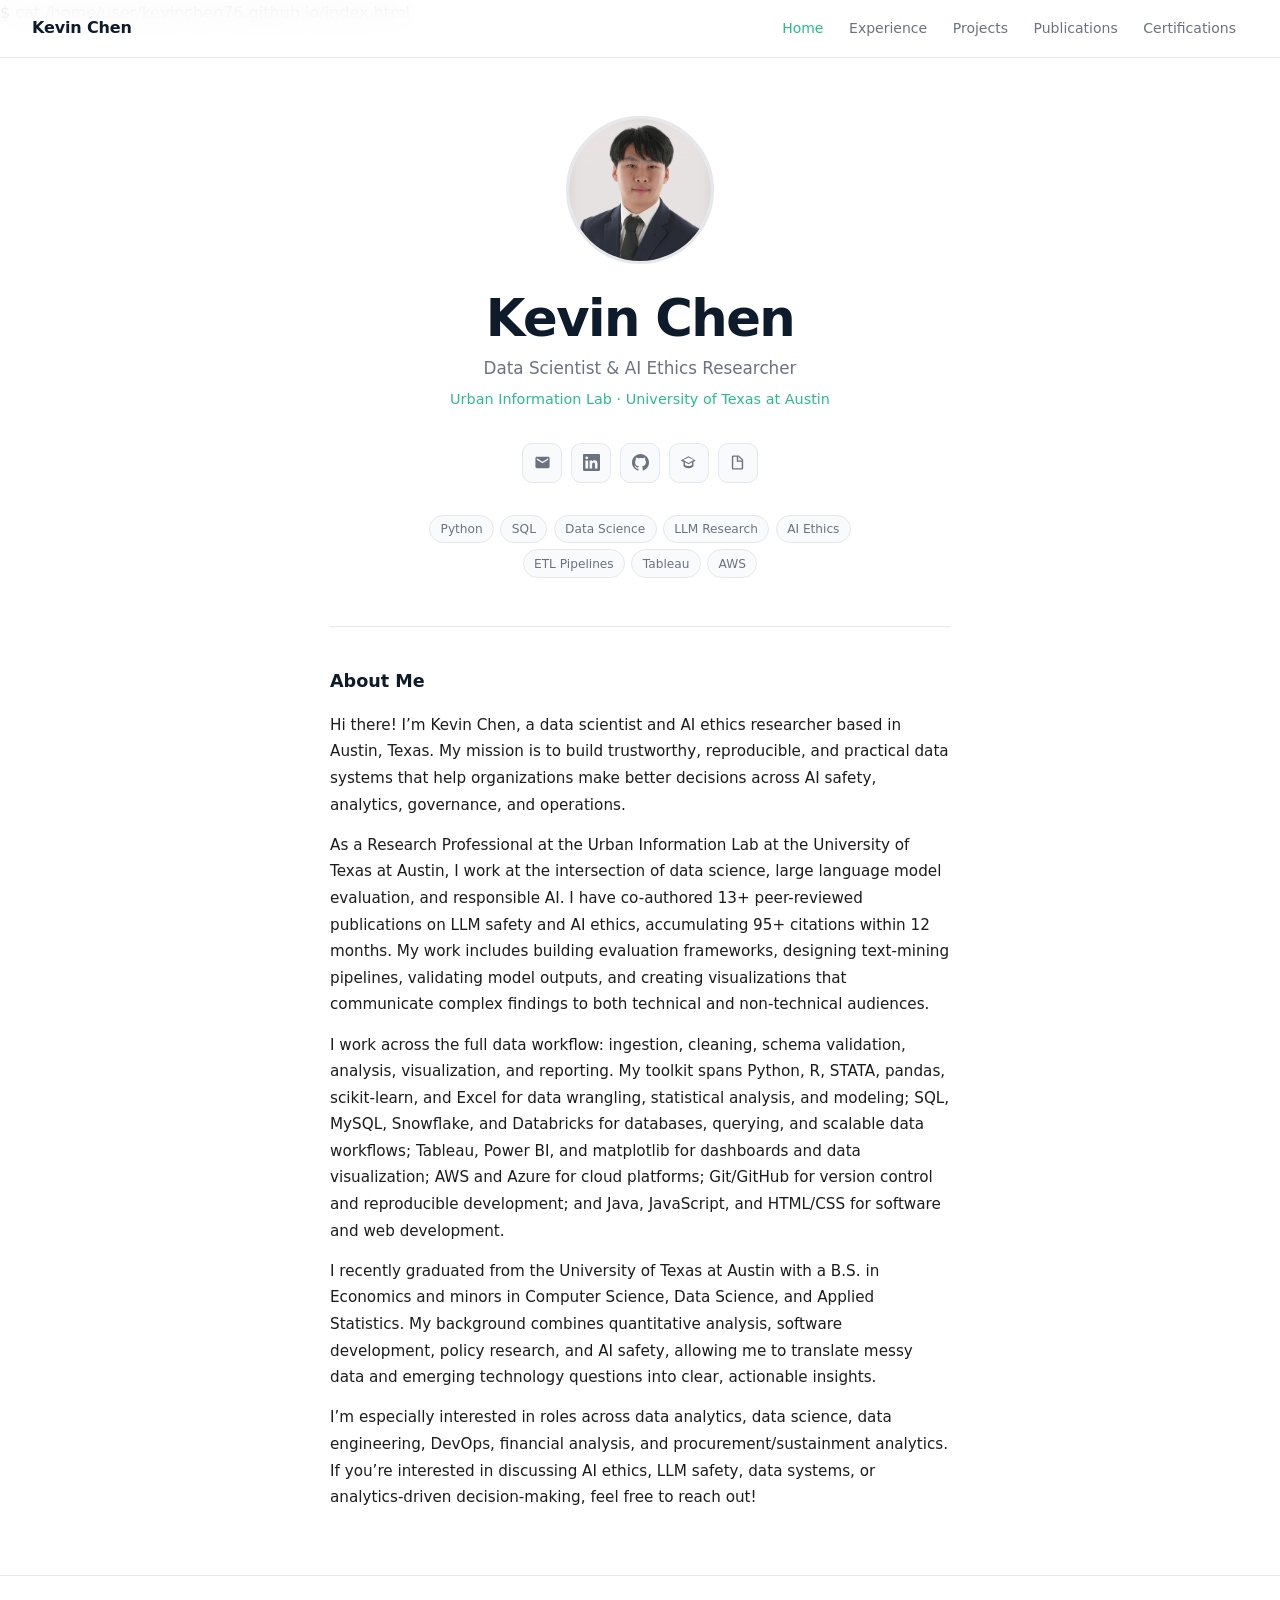
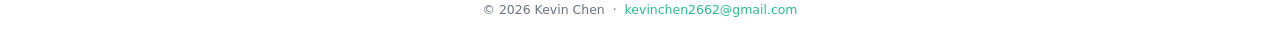
<file: index.html>
$ cat /home/user/kevinchen76.github.io/index.html

<!DOCTYPE html>
<html lang="en">
<head>
  <meta charset="UTF-8" />
  <meta name="viewport" content="width=device-width, initial-scale=1.0" />
  <title>Kevin Chen</title>
  <style>
    :root {
      --teal: #2bbc8a; --teal-d: #1fa374;
      --navy: #0d1b2a; --text: #1c1c1e;
      --muted: #6b7280; --border: #e5e7eb;
      --bg: #fff; --bg2: #f9fafb;
      --nh: 58px;
      --font: -apple-system, BlinkMacSystemFont, 'Segoe UI', system-ui, sans-serif;
      --r: 8px; --max: 840px;
      --sh: 0 1px 3px rgba(0,0,0,.08), 0 1px 2px rgba(0,0,0,.04);
    }
    *, *::before, *::after { box-sizing: border-box; margin: 0; padding: 0; }
    html { font-size: 16px; scroll-behavior: smooth; }
    body { font-family: var(--font); color: var(--text); background: var(--bg); line-height: 1.65; -webkit-font-smoothing: antialiased; }
    a { color: inherit; text-decoration: none; }
    img { display: block; max-width: 100%; }

    /* NAV */
    .nav {
      position: fixed; top: 0; left: 0; right: 0; z-index: 100;
      height: var(--nh);
      background: rgba(255,255,255,.88);
      backdrop-filter: blur(14px) saturate(160%);
      -webkit-backdrop-filter: blur(14px) saturate(160%);
      border-bottom: 1px solid var(--border);
      display: flex; align-items: center;
      padding: 0 2rem;
    }
    .nav-brand { font-weight: 700; font-size: 1rem; letter-spacing: -.01em; margin-right: auto; color: var(--navy); transition: color .15s; }
    .nav-brand:hover { color: var(--teal); }
    .nav-links { display: flex; align-items: center; gap: .1rem; }
    .nav-links a { font-size: .875rem; font-weight: 500; color: var(--muted); padding: .35rem .75rem; border-radius: var(--r); transition: color .15s, background .15s; }
    .nav-links a:hover { color: var(--navy); background: var(--bg2); }
    .nav-links a.active { color: var(--teal); }

    /* HOME HERO */
    .hero {
      min-height: 100vh;
      padding-top: var(--nh);
      display: flex; flex-direction: column;
      align-items: center; justify-content: center;
      text-align: center; padding: calc(var(--nh) + 2rem) 2rem 4rem;
    }
    .hero-avatar {
      width: 148px; height: 148px; border-radius: 50%;
      object-fit: cover; object-position: top center;
      border: 3px solid var(--border);
      margin-bottom: 1.6rem;
      background: var(--bg2);
    }
    .hero-name { font-size: 3.2rem; font-weight: 700; color: var(--navy); letter-spacing: -.03em; line-height: 1.1; margin-bottom: .55rem; }
    .hero-role { font-size: 1.05rem; color: var(--muted); margin-bottom: .35rem; }
    .hero-affil { font-size: .9rem; color: var(--teal); font-weight: 500; margin-bottom: 1.9rem; }
    .hero-social { display: flex; gap: .55rem; justify-content: center; margin-bottom: 2rem; }
    .soc {
      display: flex; align-items: center; justify-content: center;
      width: 40px; height: 40px; border-radius: 10px;
      background: var(--bg2); border: 1px solid var(--border);
      color: var(--muted); transition: background .15s, color .15s, border-color .15s;
    }
    .soc:hover { background: var(--teal); color: #fff; border-color: var(--teal); }
    .soc svg { width: 17px; height: 17px; fill: currentColor; }
    .hero-chips { display: flex; flex-wrap: wrap; gap: .4rem; justify-content: center; max-width: 460px; margin-bottom: 3rem; }
    .chip { background: var(--bg2); color: var(--muted); padding: .2rem .65rem; border-radius: 999px; font-size: .76rem; font-weight: 500; border: 1px solid var(--border); }

    /* ABOUT ME SECTION */
    .home-about {
      max-width: 620px; width: 100%;
      border-top: 1px solid var(--border);
      padding-top: 2.5rem; text-align: left;
    }
    .home-about h2 { font-size: 1.1rem; font-weight: 700; color: var(--navy); margin-bottom: 1rem; }
    .home-about p { font-size: .95rem; color: var(--text); line-height: 1.75; margin-bottom: .85rem; }
    .home-about p:last-child { margin-bottom: 0; }

    footer { border-top: 1px solid var(--border); padding: 1.5rem 2rem; text-align: center; font-size: .78rem; color: var(--muted); }
    footer a { color: var(--teal); }

    @media (max-width: 640px) {
      .nav { padding: 0 1rem; }
      .nav-links a { padding: .3rem .5rem; font-size: .82rem; }
      .hero-name { font-size: 2.4rem; }
    }
  </style>
</head>
<body>

  <nav class="nav">
    <a href="/" class="nav-brand">Kevin Chen</a>
    <div class="nav-links">
      <a href="/" class="active">Home</a>
      <a href="/experience">Experience</a>
      <a href="/projects">Projects</a>
      <a href="/publications">Publications</a>
      <a href="/certifications">Certifications</a>
    </div>
  </nav>

  <main class="hero">
    <!-- REPLACE: headshot at assets/images/Headshot.jpg -->
    <img class="hero-avatar" src="/assets/images/Headshot.jpg" alt="Kevin Chen"
         onerror="this.style.display='none'" />

    <h1 class="hero-name">Kevin Chen</h1>
    <p class="hero-role">Data Scientist &amp; AI Ethics Researcher</p>
    <p class="hero-affil">Urban Information Lab &middot; University of Texas at Austin</p>

    <div class="hero-social">
      <a class="soc" href="mailto:kevinchen2662@gmail.com" title="Email">
        <svg viewBox="0 0 24 24"><path d="M20 4H4C2.9 4 2 4.9 2 6v12c0 1.1.9 2 2 2h16c1.1 0 2-.9 2-2V6c0-1.1-.9-2-2-2zm0 4-8 5-8-5V6l8 5 8-5v2z"/></svg>
      </a>
      <a class="soc" href="https://www.linkedin.com/in/kevinchen76" target="_blank" rel="noopener" title="LinkedIn">
        <svg viewBox="0 0 24 24"><path d="M20.447 20.452H16.89v-5.569c0-1.328-.027-3.037-1.852-3.037-1.853 0-2.136 1.445-2.136 2.939v5.667H9.351V9h3.414v1.561h.046c.477-.9 1.637-1.85 3.37-1.85 3.601 0 4.267 2.37 4.267 5.455v6.286zM5.337 7.433a1.98 1.98 0 0 1-1.977-1.98 1.98 1.98 0 0 1 3.96 0 1.98 1.98 0 0 1-1.983 1.98zm1.957 13.019H3.379V9h3.915v11.452zM22.225 0H1.771C.792 0 0 .774 0 1.729v20.542C0 23.227.792 24 1.771 24h20.451C23.2 24 24 23.227 24 22.271V1.729C24 .774 23.2 0 22.222 0h.003z"/></svg>
      </a>
      <a class="soc" href="https://github.com/kevinchen76" target="_blank" rel="noopener" title="GitHub">
        <svg viewBox="0 0 24 24"><path d="M12 0C5.37 0 0 5.37 0 12c0 5.3 3.438 9.8 8.205 11.385.6.113.82-.258.82-.577v-2.165c-3.338.726-4.042-1.61-4.042-1.61-.546-1.387-1.333-1.756-1.333-1.756-1.09-.745.083-.729.083-.729 1.205.085 1.84 1.237 1.84 1.237 1.07 1.834 2.807 1.304 3.492.997.108-.775.418-1.305.762-1.605-2.665-.3-5.466-1.332-5.466-5.93 0-1.31.468-2.38 1.235-3.22-.124-.303-.535-1.524.117-3.176 0 0 1.008-.322 3.3 1.23a11.5 11.5 0 0 1 3.003-.404c1.02.005 2.047.138 3.003.404 2.29-1.552 3.297-1.23 3.297-1.23.653 1.653.242 2.874.118 3.176.77.84 1.233 1.91 1.233 3.22 0 4.61-2.807 5.625-5.479 5.92.43.372.823 1.102.823 2.222v3.293c0 .322.218.694.825.576C20.565 21.796 24 17.298 24 12c0-6.63-5.37-12-12-12z"/></svg>
      </a>
      <a class="soc" href="https://scholar.google.com/citations?user=L82lUkgAAAAJ" target="_blank" rel="noopener" title="Google Scholar">
        <svg viewBox="0 0 24 24"><path d="M12 3 1 9l4 2.18V17c0 1.1 3.13 3 7 3s7-1.9 7-3v-5.82L22 9 12 3zm5 12.6c-.45.54-2.5 1.4-5 1.4s-4.55-.86-5-1.4v-4.03l5 2.73 5-2.73v4.03zM12 12.72 4.5 8.57 12 5.08l7.5 3.49L12 12.72z"/></svg>
      </a>
      <a class="soc" href="/assets/resume.pdf" target="_blank" rel="noopener" title="Resume / CV">
        <svg viewBox="0 0 24 24"><path d="M14 2H6a2 2 0 0 0-2 2v16a2 2 0 0 0 2 2h12a2 2 0 0 0 2-2V8l-6-6zm-1 1.5L18.5 9H13V3.5zM6 20V4h5v7h7v9H6z"/></svg>
      </a>
    </div>

    <div class="hero-chips">
      <span class="chip">Python</span>
      <span class="chip">SQL</span>
      <span class="chip">Data Science</span>
      <span class="chip">LLM Research</span>
      <span class="chip">AI Ethics</span>
      <span class="chip">ETL Pipelines</span>
      <span class="chip">Tableau</span>
      <span class="chip">AWS</span>
    </div>

    <div class="home-about">
      <h2>About Me</h2>

      <p>
        Hi there! I&rsquo;m Kevin Chen, a data scientist and AI ethics researcher based in
        Austin, Texas. My mission is to build trustworthy, reproducible, and practical
        data systems that help organizations make better decisions across AI safety,
        analytics, governance, and operations.
      </p>

      <p>
        As a Research Professional at the Urban Information Lab at the University of
        Texas at Austin, I work at the intersection of data science, large language
        model evaluation, and responsible AI. I have co-authored 13+ peer-reviewed
        publications on LLM safety and AI ethics, accumulating 95+ citations within
        12 months. My work includes building evaluation frameworks, designing
        text-mining pipelines, validating model outputs, and creating visualizations
        that communicate complex findings to both technical and non-technical audiences.
      </p>

      <p>
        I work across the full data workflow: ingestion, cleaning,
        schema validation, analysis, visualization, and reporting. My toolkit spans Python, R, 
        STATA, pandas, scikit-learn, and Excel for data wrangling, 
        statistical analysis, and modeling; SQL, MySQL, Snowflake, and
        Databricks for databases, querying, and scalable data workflows; Tableau,
        Power BI, and matplotlib for dashboards and data visualization; AWS and Azure
        for cloud platforms; Git/GitHub for version control and reproducible development;
        and Java, JavaScript, and HTML/CSS for software and web development.
      </p>

      <p>
        I recently graduated from the University of Texas at Austin with a B.S. in
        Economics and minors in Computer Science, Data Science, and Applied Statistics.
        My background combines quantitative analysis, software development, policy
        research, and AI safety, allowing me to translate messy data and emerging
        technology questions into clear, actionable insights.
      </p>

      <p>
        I&rsquo;m especially interested in roles across data analytics, data science,
        data engineering, DevOps, financial analysis, and
        procurement/sustainment analytics. If you&rsquo;re interested in discussing AI
        ethics, LLM safety, data systems, or analytics-driven decision-making, feel
        free to reach out!
      </p>
    </div>
  </main>

  <footer>
    <p>&copy; <span id="year"></span> Kevin Chen &nbsp;&middot;&nbsp;
    <a href="mailto:kevinchen2662@gmail.com">kevinchen2662@gmail.com</a></p>
  </footer>

  <script>document.getElementById('year').textContent = new Date().getFullYear();</script>
</body>
</html>
</file>
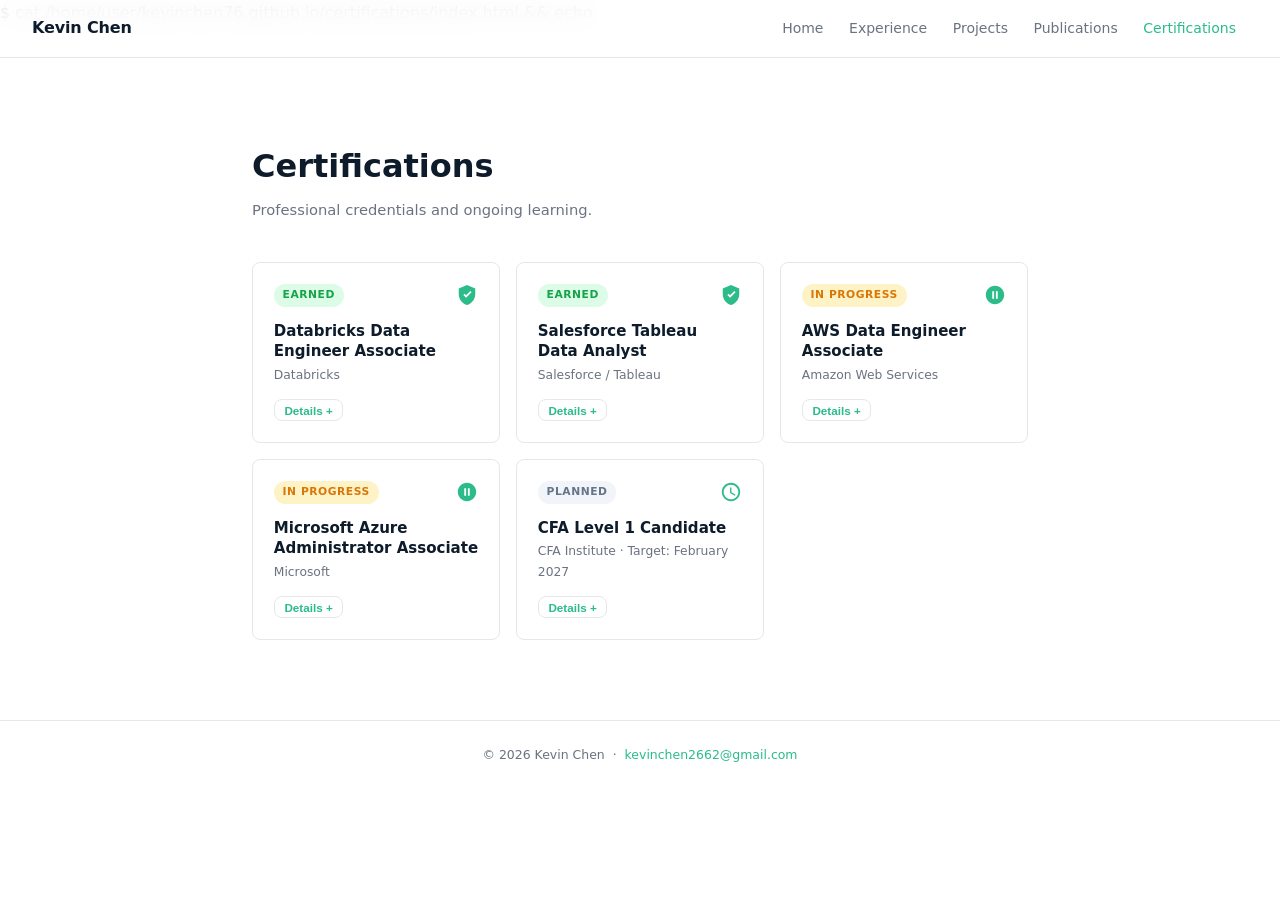
<file: certifications/index.html>
$ cat /home/user/kevinchen76.github.io/certifications/index.html && echo 

<!DOCTYPE html>
<html lang="en">
<head>
  <meta charset="UTF-8" />
  <meta name="viewport" content="width=device-width, initial-scale=1.0" />
  <title>Certifications &mdash; Kevin Chen</title>
  <style>
    :root {
      --teal: #2bbc8a; --teal-d: #1fa374;
      --navy: #0d1b2a; --text: #1c1c1e;
      --muted: #6b7280; --border: #e5e7eb;
      --bg: #fff; --bg2: #f9fafb;
      --nh: 58px;
      --font: -apple-system, BlinkMacSystemFont, 'Segoe UI', system-ui, sans-serif;
      --r: 8px; --max: 840px;
      --sh: 0 1px 3px rgba(0,0,0,.08), 0 1px 2px rgba(0,0,0,.04);
    }
    *, *::before, *::after { box-sizing: border-box; margin: 0; padding: 0; }
    html { font-size: 16px; scroll-behavior: smooth; }
    body { font-family: var(--font); color: var(--text); background: var(--bg); line-height: 1.65; -webkit-font-smoothing: antialiased; }
    a { color: inherit; text-decoration: none; }
    img { display: block; max-width: 100%; }

    /* NAV */
    .nav {
      position: fixed; top: 0; left: 0; right: 0; z-index: 100;
      height: var(--nh);
      background: rgba(255,255,255,.88);
      backdrop-filter: blur(14px) saturate(160%);
      -webkit-backdrop-filter: blur(14px) saturate(160%);
      border-bottom: 1px solid var(--border);
      display: flex; align-items: center;
      padding: 0 2rem;
    }
    .nav-brand { font-weight: 700; font-size: 1rem; letter-spacing: -.01em; margin-right: auto; color: var(--navy); transition: color .15s; }
    .nav-brand:hover { color: var(--teal); }
    .nav-links { display: flex; align-items: center; gap: .1rem; }
    .nav-links a { font-size: .875rem; font-weight: 500; color: var(--muted); padding: .35rem .75rem; border-radius: var(--r); transition: color .15s, background .15s; }
    .nav-links a:hover { color: var(--navy); background: var(--bg2); }
    .nav-links a.active { color: var(--teal); }

    /* PAGE */
    .page { padding-top: var(--nh); }
    .wrap { max-width: var(--max); margin: 0 auto; padding: 3.5rem 2rem 5rem; }

    .ph { margin-bottom: 2.5rem; }
    .ph h1 { font-size: 2rem; font-weight: 700; color: var(--navy); margin-bottom: .3rem; }
    .ph p { color: var(--muted); font-size: .92rem; }

    /* CERT GRID */
    .cert-grid { display: grid; grid-template-columns: repeat(auto-fill, minmax(248px, 1fr)); gap: 1rem; }
    .cert-card { border: 1px solid var(--border); border-radius: var(--r); padding: 1.3rem; background: var(--bg); transition: box-shadow .2s, transform .18s; }
    .cert-card:hover { box-shadow: var(--sh); transform: translateY(-2px); }
    .cert-top { display: flex; justify-content: space-between; align-items: flex-start; margin-bottom: .9rem; }
    .cert-badge { padding: .15rem .55rem; border-radius: 999px; font-size: .67rem; font-weight: 700; letter-spacing: .05em; text-transform: uppercase; }
    .cert-badge.earned   { background: #dcfce7; color: #16a34a; }
    .cert-badge.progress { background: #fef3c7; color: #d97706; }
    .cert-badge.planned  { background: #f1f5f9; color: #64748b; }
    .cert-icon { color: var(--teal); }
    .cert-icon svg { width: 22px; height: 22px; fill: currentColor; }
    .cert-name { font-size: .94rem; font-weight: 700; color: var(--navy); line-height: 1.35; margin-bottom: .2rem; }
    .cert-issuer { font-size: .77rem; color: var(--muted); margin-bottom: .9rem; }
    .cert-toggle { background: none; border: 1px solid var(--border); color: var(--teal); font-size: .73rem; font-weight: 600; padding: .22rem .6rem; border-radius: var(--r); cursor: pointer; transition: background .15s, color .15s; }
    .cert-toggle:hover { background: var(--teal); color: #fff; border-color: var(--teal); }
    .cert-details { max-height: 0; overflow: hidden; transition: max-height .3s ease; }
    .cert-details.open { max-height: 200px; }
    .cert-details p { padding-top: .75rem; font-size: .82rem; color: var(--muted); line-height: 1.65; }

    footer { border-top: 1px solid var(--border); padding: 1.5rem 2rem; text-align: center; font-size: .78rem; color: var(--muted); }
    footer a { color: var(--teal); }

    @media (max-width: 640px) {
      .nav { padding: 0 1rem; }
      .nav-links a { padding: .3rem .5rem; font-size: .82rem; }
      .wrap { padding: 2rem 1.25rem 4rem; }
      .cert-grid { grid-template-columns: 1fr; }
    }
  </style>
</head>
<body>

  <nav class="nav">
    <a href="/" class="nav-brand">Kevin Chen</a>
    <div class="nav-links">
      <a href="/">Home</a>
      <a href="/experience">Experience</a>
      <a href="/projects">Projects</a>
      <a href="/publications">Publications</a>
      <a href="/certifications" class="active">Certifications</a>
    </div>
  </nav>

  <div class="page">
    <div class="wrap">

      <div class="ph">
        <h1>Certifications</h1>
        <p>Professional credentials and ongoing learning.</p>
      </div>

      <div class="cert-grid">

        <!-- ADD: new certification card here -->

        <div class="cert-card">
          <div class="cert-top">
            <span class="cert-badge earned">Earned</span>
            <span class="cert-icon"><svg viewBox="0 0 24 24"><path d="M12 1L3 5v6c0 5.55 3.84 10.74 9 12 5.16-1.26 9-6.45 9-12V5l-9-4zm-1 14l-3-3 1.41-1.41L11 12.17l4.59-4.58L17 9l-6 6z"/></svg></span>
          </div>
          <div class="cert-name">Databricks Data Engineer Associate</div>
          <div class="cert-issuer">Databricks</div>
          <button class="cert-toggle" aria-expanded="false">Details +</button>
          <div class="cert-details">
            <p>Validates proficiency in building and managing data engineering pipelines using the Databricks Lakehouse Platform, including Delta Lake, Spark, and ETL workflows.</p>
          </div>
        </div>

        <div class="cert-card">
          <div class="cert-top">
            <span class="cert-badge earned">Earned</span>
            <span class="cert-icon"><svg viewBox="0 0 24 24"><path d="M12 1L3 5v6c0 5.55 3.84 10.74 9 12 5.16-1.26 9-6.45 9-12V5l-9-4zm-1 14l-3-3 1.41-1.41L11 12.17l4.59-4.58L17 9l-6 6z"/></svg></span>
          </div>
          <div class="cert-name">Salesforce Tableau Data Analyst</div>
          <div class="cert-issuer">Salesforce / Tableau</div>
          <button class="cert-toggle" aria-expanded="false">Details +</button>
          <div class="cert-details">
            <p>Demonstrates skill in connecting to data, creating visualizations, dashboards, and stories to answer business questions using Tableau Desktop and Tableau Public.</p>
          </div>
        </div>

        <div class="cert-card">
          <div class="cert-top">
            <span class="cert-badge progress">In Progress</span>
            <span class="cert-icon"><svg viewBox="0 0 24 24"><path d="M12 2C6.48 2 2 6.48 2 12s4.48 10 10 10 10-4.48 10-10S17.52 2 12 2zm-1 14H9V8h2v8zm4 0h-2V8h2v8z"/></svg></span>
          </div>
          <div class="cert-name">AWS Data Engineer Associate</div>
          <div class="cert-issuer">Amazon Web Services</div>
          <button class="cert-toggle" aria-expanded="false">Details +</button>
          <div class="cert-details">
            <p>Covers AWS data ingestion, transformation, orchestration, and storage services including Glue, Redshift, Kinesis, and Lake Formation.</p>
          </div>
        </div>

        <div class="cert-card">
          <div class="cert-top">
            <span class="cert-badge progress">In Progress</span>
            <span class="cert-icon"><svg viewBox="0 0 24 24"><path d="M12 2C6.48 2 2 6.48 2 12s4.48 10 10 10 10-4.48 10-10S17.52 2 12 2zm-1 14H9V8h2v8zm4 0h-2V8h2v8z"/></svg></span>
          </div>
          <div class="cert-name">Microsoft Azure Administrator Associate</div>
          <div class="cert-issuer">Microsoft</div>
          <button class="cert-toggle" aria-expanded="false">Details +</button>
          <div class="cert-details">
            <p>Covers Azure administration including identity, governance, storage, compute, and networking to manage cloud infrastructure at scale.</p>
          </div>
        </div>

        <div class="cert-card">
          <div class="cert-top">
            <span class="cert-badge planned">Planned</span>
            <span class="cert-icon"><svg viewBox="0 0 24 24"><path d="M11.99 2C6.47 2 2 6.48 2 12s4.47 10 9.99 10C17.52 22 22 17.52 22 12S17.52 2 11.99 2zM12 20c-4.42 0-8-3.58-8-8s3.58-8 8-8 8 3.58 8 8-3.58 8-8 8zm.5-13H11v6l5.25 3.15.75-1.23-4.5-2.67V7z"/></svg></span>
          </div>
          <div class="cert-name">CFA Level 1 Candidate</div>
          <div class="cert-issuer">CFA Institute &middot; Target: February 2027</div>
          <button class="cert-toggle" aria-expanded="false">Details +</button>
          <div class="cert-details">
            <p>Preparing for the CFA Level 1 exam, covering financial analysis, portfolio management, ethics, and investment tools across equity, fixed income, and derivatives.</p>
          </div>
        </div>

      </div>
    </div>
  </div>

  <footer>
    <p>&copy; <span id="year"></span> Kevin Chen &nbsp;&middot;&nbsp;
    <a href="mailto:kevinchen2662@gmail.com">kevinchen2662@gmail.com</a></p>
  </footer>

  <script>
    document.getElementById('year').textContent = new Date().getFullYear();
    document.querySelectorAll('.cert-toggle').forEach(btn => {
      btn.addEventListener('click', () => {
        const expanded = btn.getAttribute('aria-expanded') === 'true';
        btn.setAttribute('aria-expanded', String(!expanded));
        btn.nextElementSibling.classList.toggle('open', !expanded);
        btn.textContent = expanded ? 'Details +' : 'Details −';
      });
    });
  </script>
</body>
</html>
</file>
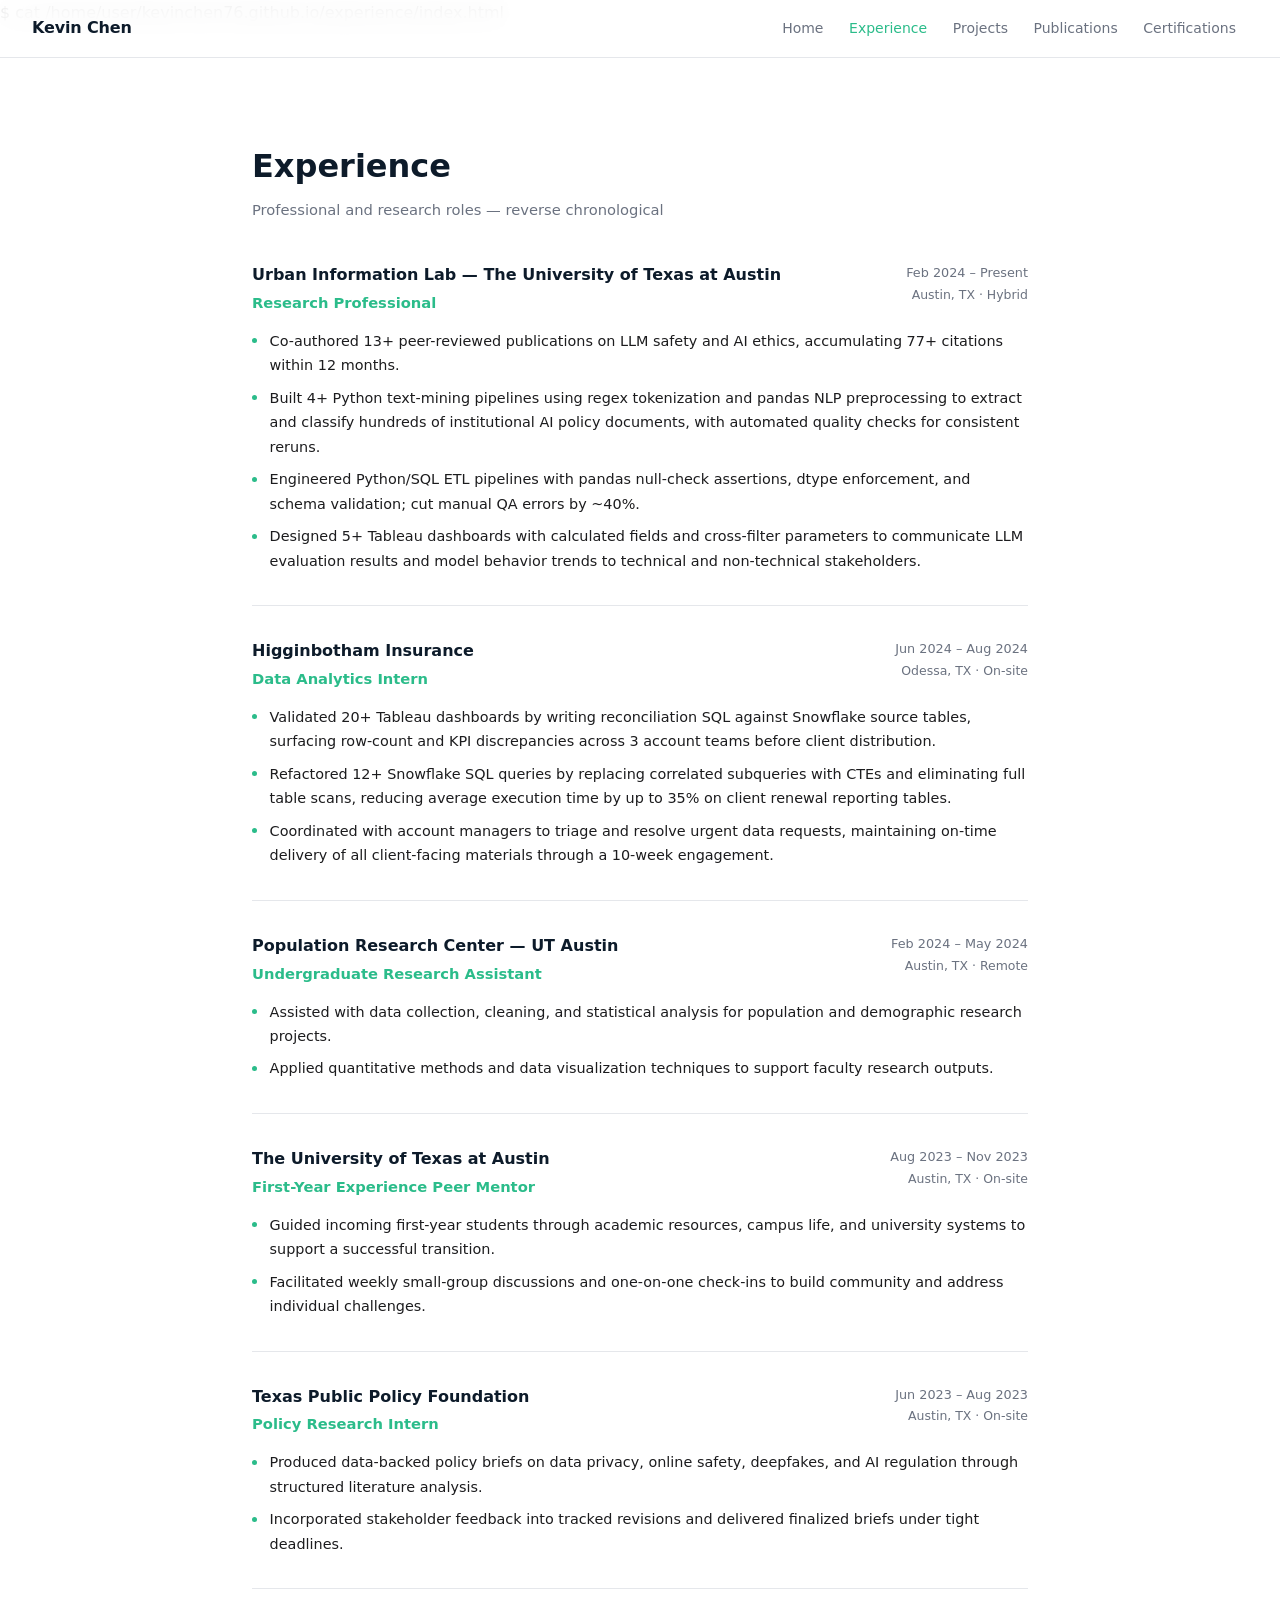
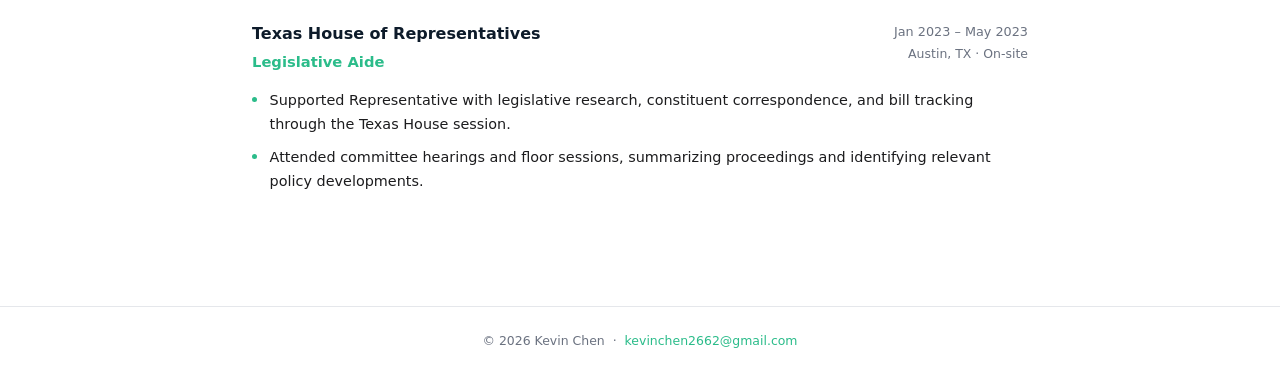
<file: experience/index.html>
$ cat /home/user/kevinchen76.github.io/experience/index.html

<!DOCTYPE html>
<html lang="en">
<head>
  <meta charset="UTF-8" />
  <meta name="viewport" content="width=device-width, initial-scale=1.0" />
  <title>Experience &mdash; Kevin Chen</title>
  <style>
    :root {
      --teal: #2bbc8a; --teal-d: #1fa374;
      --navy: #0d1b2a; --text: #1c1c1e;
      --muted: #6b7280; --border: #e5e7eb;
      --bg: #fff; --bg2: #f9fafb;
      --nh: 58px;
      --font: -apple-system, BlinkMacSystemFont, 'Segoe UI', system-ui, sans-serif;
      --r: 8px; --max: 840px;
      --sh: 0 1px 3px rgba(0,0,0,.08), 0 1px 2px rgba(0,0,0,.04);
    }
    *, *::before, *::after { box-sizing: border-box; margin: 0; padding: 0; }
    html { font-size: 16px; scroll-behavior: smooth; }
    body { font-family: var(--font); color: var(--text); background: var(--bg); line-height: 1.65; -webkit-font-smoothing: antialiased; }
    a { color: inherit; text-decoration: none; }
    img { display: block; max-width: 100%; }

    /* NAV */
    .nav {
      position: fixed; top: 0; left: 0; right: 0; z-index: 100;
      height: var(--nh);
      background: rgba(255,255,255,.88);
      backdrop-filter: blur(14px) saturate(160%);
      -webkit-backdrop-filter: blur(14px) saturate(160%);
      border-bottom: 1px solid var(--border);
      display: flex; align-items: center;
      padding: 0 2rem;
    }
    .nav-brand { font-weight: 700; font-size: 1rem; letter-spacing: -.01em; margin-right: auto; color: var(--navy); transition: color .15s; }
    .nav-brand:hover { color: var(--teal); }
    .nav-links { display: flex; align-items: center; gap: .1rem; }
    .nav-links a { font-size: .875rem; font-weight: 500; color: var(--muted); padding: .35rem .75rem; border-radius: var(--r); transition: color .15s, background .15s; }
    .nav-links a:hover { color: var(--navy); background: var(--bg2); }
    .nav-links a.active { color: var(--teal); }

    /* PAGE */
    .page { padding-top: var(--nh); }
    .wrap { max-width: var(--max); margin: 0 auto; padding: 3.5rem 2rem 5rem; }

    .ph { margin-bottom: 2.5rem; }
    .ph h1 { font-size: 2rem; font-weight: 700; color: var(--navy); margin-bottom: .3rem; }
    .ph p { color: var(--muted); font-size: .92rem; }

    /* TIMELINE */
    .timeline { display: flex; flex-direction: column; }
    .job {
      display: grid;
      grid-template-columns: 1fr;
      padding: 2rem 0;
      border-bottom: 1px solid var(--border);
      gap: .75rem;
    }
    .job:first-child { padding-top: 0; }
    .job:last-child { border-bottom: none; }

    .job-header { display: flex; justify-content: space-between; align-items: flex-start; gap: 1rem; flex-wrap: wrap; }
    .job-left { flex: 1; min-width: 0; }
    .job-company { font-size: 1rem; font-weight: 700; color: var(--navy); margin-bottom: .15rem; }
    .job-title { font-size: .92rem; color: var(--teal); font-weight: 600; margin-bottom: .1rem; }
    .job-right { text-align: right; flex-shrink: 0; }
    .job-dates { font-size: .8rem; color: var(--muted); font-weight: 500; white-space: nowrap; }
    .job-location { font-size: .78rem; color: var(--muted); margin-top: .1rem; }

    .job-bullets { list-style: none; display: flex; flex-direction: column; gap: .5rem; padding: 0; }
    .job-bullets li {
      font-size: .9rem; color: var(--text); line-height: 1.7;
      padding-left: 1.1rem; position: relative;
    }
    .job-bullets li::before {
      content: ''; position: absolute; left: 0; top: .65em;
      width: 5px; height: 5px; border-radius: 50%;
      background: var(--teal);
    }

    footer { border-top: 1px solid var(--border); padding: 1.5rem 2rem; text-align: center; font-size: .78rem; color: var(--muted); }
    footer a { color: var(--teal); }

    @media (max-width: 640px) {
      .nav { padding: 0 1rem; }
      .nav-links a { padding: .3rem .5rem; font-size: .82rem; }
      .wrap { padding: 2rem 1.25rem 4rem; }
      .job-header { flex-direction: column; gap: .25rem; }
      .job-right { text-align: left; }
    }
  </style>
</head>
<body>

  <nav class="nav">
    <a href="/" class="nav-brand">Kevin Chen</a>
    <div class="nav-links">
      <a href="/">Home</a>
      <a href="/experience" class="active">Experience</a>
      <a href="/projects">Projects</a>
      <a href="/publications">Publications</a>
      <a href="/certifications">Certifications</a>
    </div>
  </nav>

  <div class="page">
    <div class="wrap">

      <div class="ph">
        <h1>Experience</h1>
        <p>Professional and research roles &mdash; reverse chronological</p>
      </div>

      <div class="timeline">

        <!-- ROLE 1 -->
        <div class="job">
          <div class="job-header">
            <div class="job-left">
              <div class="job-company">Urban Information Lab &mdash; The University of Texas at Austin</div>
              <div class="job-title">Research Professional</div>
            </div>
            <div class="job-right">
              <div class="job-dates">Feb 2024 &ndash; Present</div>
              <div class="job-location">Austin, TX &middot; Hybrid</div>
            </div>
          </div>
          <ul class="job-bullets">
            <li>Co-authored 13+ peer-reviewed publications on LLM safety and AI ethics, accumulating 77+ citations within 12 months.</li>
            <li>Built 4+ Python text-mining pipelines using regex tokenization and pandas NLP preprocessing to extract and classify hundreds of institutional AI policy documents, with automated quality checks for consistent reruns.</li>
            <li>Engineered Python/SQL ETL pipelines with pandas null-check assertions, dtype enforcement, and schema validation; cut manual QA errors by ~40%.</li>
            <li>Designed 5+ Tableau dashboards with calculated fields and cross-filter parameters to communicate LLM evaluation results and model behavior trends to technical and non-technical stakeholders.</li>
          </ul>
        </div>

        <!-- ROLE 2 -->
        <div class="job">
          <div class="job-header">
            <div class="job-left">
              <div class="job-company">Higginbotham Insurance</div>
              <div class="job-title">Data Analytics Intern</div>
            </div>
            <div class="job-right">
              <div class="job-dates">Jun 2024 &ndash; Aug 2024</div>
              <div class="job-location">Odessa, TX &middot; On-site</div>
            </div>
          </div>
          <ul class="job-bullets">
            <li>Validated 20+ Tableau dashboards by writing reconciliation SQL against Snowflake source tables, surfacing row-count and KPI discrepancies across 3 account teams before client distribution.</li>
            <li>Refactored 12+ Snowflake SQL queries by replacing correlated subqueries with CTEs and eliminating full table scans, reducing average execution time by up to 35% on client renewal reporting tables.</li>
            <li>Coordinated with account managers to triage and resolve urgent data requests, maintaining on-time delivery of all client-facing materials through a 10-week engagement.</li>
          </ul>
        </div>

        <!-- ROLE 3 -->
        <div class="job">
          <div class="job-header">
            <div class="job-left">
              <div class="job-company">Population Research Center &mdash; UT Austin</div>
              <div class="job-title">Undergraduate Research Assistant</div>
            </div>
            <div class="job-right">
              <div class="job-dates">Feb 2024 &ndash; May 2024</div>
              <div class="job-location">Austin, TX &middot; Remote</div>
            </div>
          </div>
          <ul class="job-bullets">
            <li>Assisted with data collection, cleaning, and statistical analysis for population and demographic research projects.</li>
            <li>Applied quantitative methods and data visualization techniques to support faculty research outputs.</li>
          </ul>
        </div>

        <!-- ROLE 4 -->
        <div class="job">
          <div class="job-header">
            <div class="job-left">
              <div class="job-company">The University of Texas at Austin</div>
              <div class="job-title">First-Year Experience Peer Mentor</div>
            </div>
            <div class="job-right">
              <div class="job-dates">Aug 2023 &ndash; Nov 2023</div>
              <div class="job-location">Austin, TX &middot; On-site</div>
            </div>
          </div>
          <ul class="job-bullets">
            <li>Guided incoming first-year students through academic resources, campus life, and university systems to support a successful transition.</li>
            <li>Facilitated weekly small-group discussions and one-on-one check-ins to build community and address individual challenges.</li>
          </ul>
        </div>

        <!-- ROLE 5 -->
        <div class="job">
          <div class="job-header">
            <div class="job-left">
              <div class="job-company">Texas Public Policy Foundation</div>
              <div class="job-title">Policy Research Intern</div>
            </div>
            <div class="job-right">
              <div class="job-dates">Jun 2023 &ndash; Aug 2023</div>
              <div class="job-location">Austin, TX &middot; On-site</div>
            </div>
          </div>
          <ul class="job-bullets">
            <li>Produced data-backed policy briefs on data privacy, online safety, deepfakes, and AI regulation through structured literature analysis.</li>
            <li>Incorporated stakeholder feedback into tracked revisions and delivered finalized briefs under tight deadlines.</li>
          </ul>
        </div>

        <!-- ROLE 6 -->
        <div class="job">
          <div class="job-header">
            <div class="job-left">
              <div class="job-company">Texas House of Representatives</div>
              <div class="job-title">Legislative Aide</div>
            </div>
            <div class="job-right">
              <div class="job-dates">Jan 2023 &ndash; May 2023</div>
              <div class="job-location">Austin, TX &middot; On-site</div>
            </div>
          </div>
          <ul class="job-bullets">
            <li>Supported Representative with legislative research, constituent correspondence, and bill tracking through the Texas House session.</li>
            <li>Attended committee hearings and floor sessions, summarizing proceedings and identifying relevant policy developments.</li>
          </ul>
        </div>

      </div>
    </div>
  </div>

  <footer>
    <p>&copy; <span id="year"></span> Kevin Chen &nbsp;&middot;&nbsp;
    <a href="mailto:kevinchen2662@gmail.com">kevinchen2662@gmail.com</a></p>
  </footer>

  <script>document.getElementById('year').textContent = new Date().getFullYear();</script>
</body>
</html>
</file>
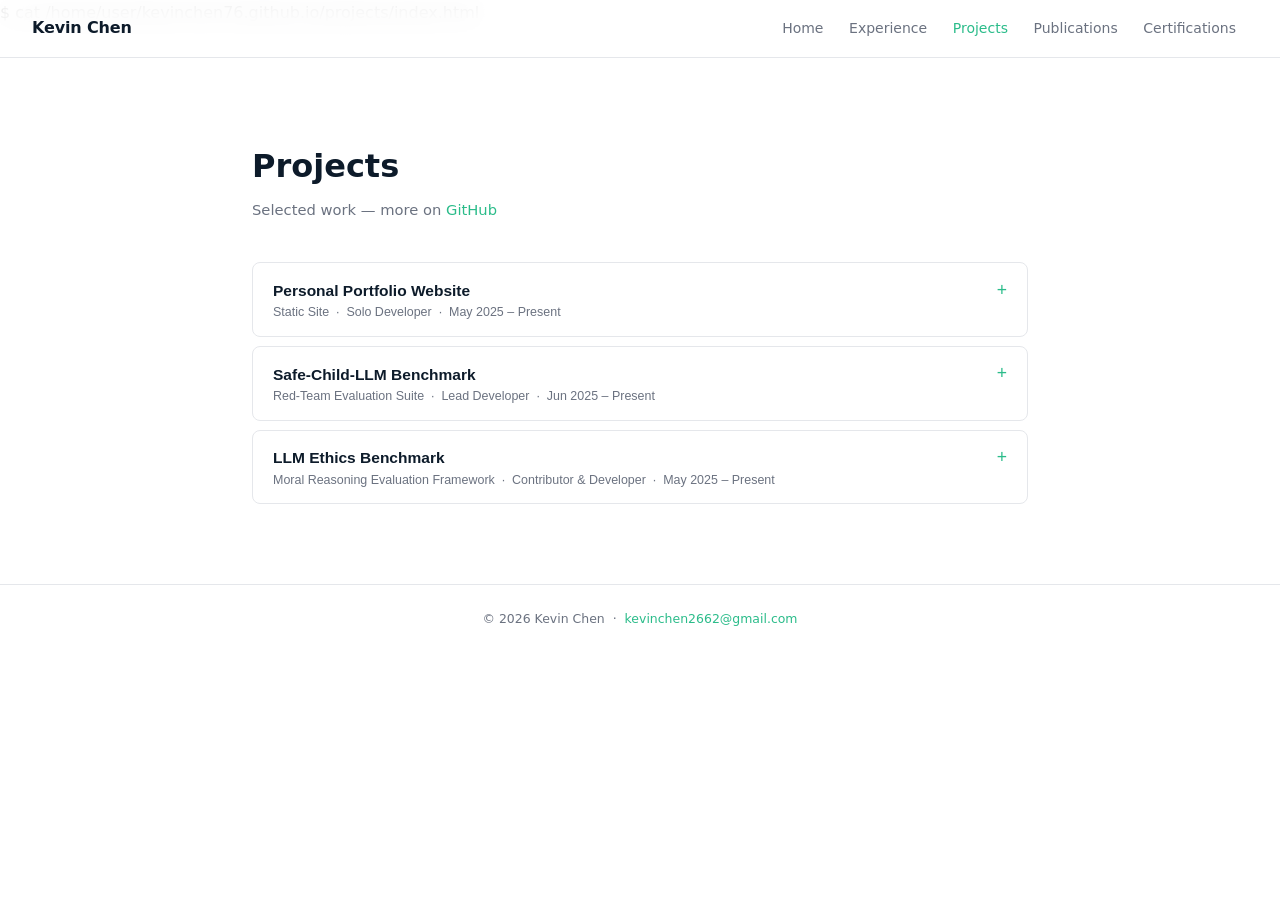
<file: projects/index.html>
$ cat /home/user/kevinchen76.github.io/projects/index.html

<!DOCTYPE html>
<html lang="en">
<head>
  <meta charset="UTF-8" />
  <meta name="viewport" content="width=device-width, initial-scale=1.0" />
  <title>Projects &mdash; Kevin Chen</title>
  <style>
    :root {
      --teal: #2bbc8a; --teal-d: #1fa374;
      --navy: #0d1b2a; --text: #1c1c1e;
      --muted: #6b7280; --border: #e5e7eb;
      --bg: #fff; --bg2: #f9fafb;
      --nh: 58px;
      --font: -apple-system, BlinkMacSystemFont, 'Segoe UI', system-ui, sans-serif;
      --r: 8px; --max: 840px;
      --sh: 0 1px 3px rgba(0,0,0,.08), 0 1px 2px rgba(0,0,0,.04);
    }
    *, *::before, *::after { box-sizing: border-box; margin: 0; padding: 0; }
    html { font-size: 16px; scroll-behavior: smooth; }
    body { font-family: var(--font); color: var(--text); background: var(--bg); line-height: 1.65; -webkit-font-smoothing: antialiased; }
    a { color: inherit; text-decoration: none; }
    img { display: block; max-width: 100%; }

    /* NAV */
    .nav {
      position: fixed; top: 0; left: 0; right: 0; z-index: 100;
      height: var(--nh);
      background: rgba(255,255,255,.88);
      backdrop-filter: blur(14px) saturate(160%);
      -webkit-backdrop-filter: blur(14px) saturate(160%);
      border-bottom: 1px solid var(--border);
      display: flex; align-items: center;
      padding: 0 2rem;
    }
    .nav-brand { font-weight: 700; font-size: 1rem; letter-spacing: -.01em; margin-right: auto; color: var(--navy); transition: color .15s; }
    .nav-brand:hover { color: var(--teal); }
    .nav-links { display: flex; align-items: center; gap: .1rem; }
    .nav-links a { font-size: .875rem; font-weight: 500; color: var(--muted); padding: .35rem .75rem; border-radius: var(--r); transition: color .15s, background .15s; }
    .nav-links a:hover { color: var(--navy); background: var(--bg2); }
    .nav-links a.active { color: var(--teal); }

    /* PAGE */
    .page { padding-top: var(--nh); }
    .wrap { max-width: var(--max); margin: 0 auto; padding: 3.5rem 2rem 5rem; }

    .ph { margin-bottom: 2.5rem; }
    .ph h1 { font-size: 2rem; font-weight: 700; color: var(--navy); margin-bottom: .3rem; }
    .ph p { color: var(--muted); font-size: .92rem; }
    .ph p a { color: var(--teal); }
    .ph p a:hover { text-decoration: underline; }

    /* ACCORDION */
    .acc-list { display: flex; flex-direction: column; gap: .55rem; }
    .acc-item { border: 1px solid var(--border); border-radius: var(--r); overflow: hidden; transition: box-shadow .2s; }
    .acc-item:hover { box-shadow: var(--sh); }
    .acc-btn {
      width: 100%; display: flex; align-items: flex-start; justify-content: space-between;
      gap: 1rem; padding: 1.05rem 1.25rem;
      background: none; border: none; cursor: pointer; text-align: left;
      transition: background .15s;
    }
    .acc-btn:hover, .acc-btn[aria-expanded="true"] { background: var(--bg2); }
    .acc-info { flex: 1; min-width: 0; }
    .acc-title { font-size: .97rem; font-weight: 600; color: var(--navy); line-height: 1.4; margin-bottom: .22rem; }
    .acc-sub { font-size: .78rem; color: var(--muted); }
    .acc-chevron { color: var(--teal); font-size: 1.1rem; flex-shrink: 0; margin-top: .1rem; transition: transform .2s; line-height: 1; }
    .acc-btn[aria-expanded="true"] .acc-chevron { transform: rotate(45deg); }
    .acc-body { max-height: 0; overflow: hidden; transition: max-height .3s ease; }
    .acc-body.open { max-height: 400px; }
    .acc-inner { padding: .1rem 1.25rem 1.1rem; }
    .acc-inner p { font-size: .9rem; color: var(--text); line-height: 1.72; margin-bottom: .5rem; }
    .pill-row { display: flex; flex-wrap: wrap; gap: .4rem; margin-top: .5rem; }
    .pill {
      display: inline-block; padding: .2rem .65rem;
      background: rgba(43,188,138,.1); color: var(--teal-d);
      border-radius: 999px; font-size: .73rem; font-weight: 600;
      transition: background .15s, color .15s;
    }
    .pill:hover { background: var(--teal); color: #fff; }

    footer { border-top: 1px solid var(--border); padding: 1.5rem 2rem; text-align: center; font-size: .78rem; color: var(--muted); }
    footer a { color: var(--teal); }

    @media (max-width: 640px) {
      .nav { padding: 0 1rem; }
      .nav-links a { padding: .3rem .5rem; font-size: .82rem; }
      .wrap { padding: 2rem 1.25rem 4rem; }
    }
  </style>
</head>
<body>

  <nav class="nav">
    <a href="/" class="nav-brand">Kevin Chen</a>
    <div class="nav-links">
      <a href="/">Home</a>
      <a href="/experience">Experience</a>
      <a href="/projects" class="active">Projects</a>
      <a href="/publications">Publications</a>
      <a href="/certifications">Certifications</a>
    </div>
  </nav>

  <div class="page">
    <div class="wrap">

      <div class="ph">
        <h1>Projects</h1>
        <p>Selected work &mdash; more on <a href="https://github.com/kevinchen76" target="_blank" rel="noopener">GitHub</a></p>
      </div>

      <div class="acc-list">

        <!-- ADD: new project block here -->

         <div class="acc-item">
          <button class="acc-btn" aria-expanded="false">
            <div class="acc-info">
              <div class="acc-title">Personal Portfolio Website</div>
              <div class="acc-sub">Static Site &nbsp;&middot;&nbsp; Solo Developer &nbsp;&middot;&nbsp; May 2025 &ndash; Present</div>
            </div>
            <span class="acc-chevron">&#43;</span>
          </button>
          <div class="acc-body">
            <div class="acc-inner">
              <p>Designed and built a multi-page personal portfolio using vanilla HTML, CSS, and JavaScript — no frameworks. Features a frosted-glass navigation bar, responsive layout, accordion publications list, certification grid with status badges, and a full experience timeline. Deployed on GitHub Pages.</p>
              <div class="pill-row">
                <a href="https://github.com/kevinchen76/kevinchen76.github.io" class="pill" target="_blank" rel="noopener">GitHub &rarr;</a>
                <a href="https://kevinchen76.github.io" class="pill" target="_blank" rel="noopener">Live Site &rarr;</a>
              </div>
            </div>
          </div>
        </div>

        <div class="acc-item">
          <button class="acc-btn" aria-expanded="false">
            <div class="acc-info">
              <div class="acc-title">Safe-Child-LLM Benchmark</div>
              <div class="acc-sub">Red-Team Evaluation Suite &nbsp;&middot;&nbsp; Lead Developer &nbsp;&middot;&nbsp; Jun 2025 &ndash; Present</div>
            </div>
            <span class="acc-chevron">&#43;</span>
          </button>
          <div class="acc-body">
            <div class="acc-inner">
              <p>Built a Python evaluation suite with async API calls to benchmark 5+ LLMs on adversarial child-safety prompts. Computed refusal/violation rates via pandas and exported JSONL/CSV summaries, replacing manual scoring. Wrote pytest unit tests and CI smoke checks validating prompt schema, API dispatch, and output field integrity after each pipeline change.</p>
              <div class="pill-row">
                <!-- REPLACE: update when repo is public -->
                <a href="#" class="pill">GitHub &rarr;</a>
                <!-- REPLACE: update with arXiv link -->
                <a href="#" class="pill">Paper &rarr;</a>
              </div>
            </div>
          </div>
        </div>

        <div class="acc-item">
          <button class="acc-btn" aria-expanded="false">
            <div class="acc-info">
              <div class="acc-title">LLM Ethics Benchmark</div>
              <div class="acc-sub">Moral Reasoning Evaluation Framework &nbsp;&middot;&nbsp; Contributor &amp; Developer &nbsp;&middot;&nbsp; May 2025 &ndash; Present</div>
            </div>
            <span class="acc-chevron">&#43;</span>
          </button>
          <div class="acc-body">
            <div class="acc-inner">
              <p>Implemented modular Python components using pandas DataFrames for instrument loading and scikit-learn&rsquo;s metric API for multi-table scoring. Standardized output schemas reducing per-model evaluation setup from hours to minutes.</p>
              <div class="pill-row">
                <!-- REPLACE: update when repo is public -->
                <a href="#" class="pill">GitHub &rarr;</a>
                <!-- REPLACE: update with arXiv link -->
                <a href="#" class="pill">Paper &rarr;</a>
              </div>
            </div>
          </div>
        </div>

      </div>
    </div>
  </div>

  <footer>
    <p>&copy; <span id="year"></span> Kevin Chen &nbsp;&middot;&nbsp;
    <a href="mailto:kevinchen2662@gmail.com">kevinchen2662@gmail.com</a></p>
  </footer>

  <script>
    document.getElementById('year').textContent = new Date().getFullYear();
    document.querySelectorAll('.acc-btn').forEach(btn => {
      btn.addEventListener('click', () => {
        const open = btn.getAttribute('aria-expanded') === 'true';
        btn.closest('.acc-list').querySelectorAll('.acc-btn').forEach(b => {
          b.setAttribute('aria-expanded', 'false');
          b.nextElementSibling.classList.remove('open');
        });
        if (!open) { btn.setAttribute('aria-expanded', 'true'); btn.nextElementSibling.classList.add('open'); }
      });
    });
  </script>
</body>
</html>
</file>
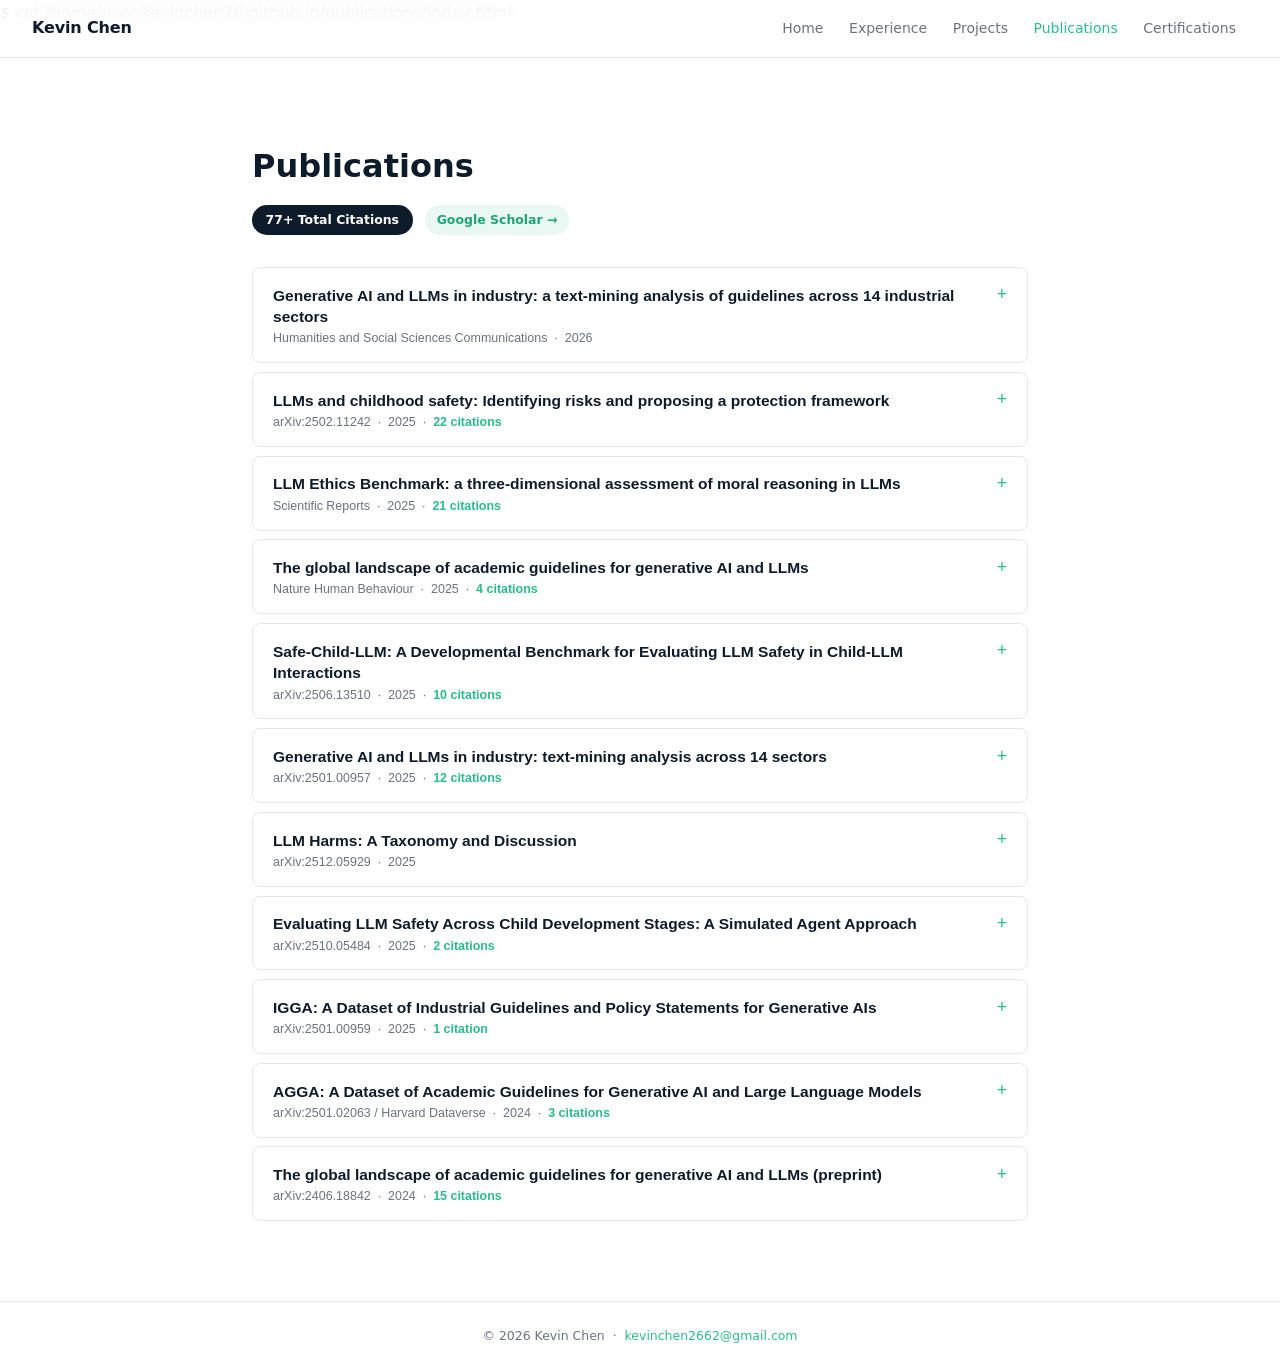
<file: publications/index.html>
$ cat /home/user/kevinchen76.github.io/publications/index.html

<!DOCTYPE html>
<html lang="en">
<head>
  <meta charset="UTF-8" />
  <meta name="viewport" content="width=device-width, initial-scale=1.0" />
  <title>Publications &mdash; Kevin Chen</title>
  <style>
    :root {
      --teal: #2bbc8a; --teal-d: #1fa374;
      --navy: #0d1b2a; --text: #1c1c1e;
      --muted: #6b7280; --border: #e5e7eb;
      --bg: #fff; --bg2: #f9fafb;
      --nh: 58px;
      --font: -apple-system, BlinkMacSystemFont, 'Segoe UI', system-ui, sans-serif;
      --r: 8px; --max: 840px;
      --sh: 0 1px 3px rgba(0,0,0,.08), 0 1px 2px rgba(0,0,0,.04);
    }
    *, *::before, *::after { box-sizing: border-box; margin: 0; padding: 0; }
    html { font-size: 16px; scroll-behavior: smooth; }
    body { font-family: var(--font); color: var(--text); background: var(--bg); line-height: 1.65; -webkit-font-smoothing: antialiased; }
    a { color: inherit; text-decoration: none; }
    img { display: block; max-width: 100%; }

    /* NAV */
    .nav {
      position: fixed; top: 0; left: 0; right: 0; z-index: 100;
      height: var(--nh);
      background: rgba(255,255,255,.88);
      backdrop-filter: blur(14px) saturate(160%);
      -webkit-backdrop-filter: blur(14px) saturate(160%);
      border-bottom: 1px solid var(--border);
      display: flex; align-items: center;
      padding: 0 2rem;
    }
    .nav-brand { font-weight: 700; font-size: 1rem; letter-spacing: -.01em; margin-right: auto; color: var(--navy); transition: color .15s; }
    .nav-brand:hover { color: var(--teal); }
    .nav-links { display: flex; align-items: center; gap: .1rem; }
    .nav-links a { font-size: .875rem; font-weight: 500; color: var(--muted); padding: .35rem .75rem; border-radius: var(--r); transition: color .15s, background .15s; }
    .nav-links a:hover { color: var(--navy); background: var(--bg2); }
    .nav-links a.active { color: var(--teal); }

    /* PAGE */
    .page { padding-top: var(--nh); }
    .wrap { max-width: var(--max); margin: 0 auto; padding: 3.5rem 2rem 5rem; }

    .ph { margin-bottom: .75rem; }
    .ph h1 { font-size: 2rem; font-weight: 700; color: var(--navy); margin-bottom: .3rem; }
    .ph p { color: var(--muted); font-size: .92rem; }

    .meta-row { display: flex; align-items: center; gap: .75rem; margin-bottom: 2rem; flex-wrap: wrap; }
    .cite-badge { display: inline-flex; align-items: center; background: var(--navy); color: #fff; padding: .28rem .85rem; border-radius: 999px; font-size: .78rem; font-weight: 700; }
    .scholar-link { display: inline-flex; align-items: center; padding: .28rem .75rem; background: rgba(43,188,138,.1); color: var(--teal-d); border-radius: 999px; font-size: .78rem; font-weight: 600; transition: background .15s, color .15s; }
    .scholar-link:hover { background: var(--teal); color: #fff; }

    /* ACCORDION */
    .acc-list { display: flex; flex-direction: column; gap: .55rem; }
    .acc-item { border: 1px solid var(--border); border-radius: var(--r); overflow: hidden; transition: box-shadow .2s; }
    .acc-item:hover { box-shadow: var(--sh); }
    .acc-btn {
      width: 100%; display: flex; align-items: flex-start; justify-content: space-between;
      gap: 1rem; padding: 1.05rem 1.25rem;
      background: none; border: none; cursor: pointer; text-align: left;
      transition: background .15s;
    }
    .acc-btn:hover, .acc-btn[aria-expanded="true"] { background: var(--bg2); }
    .acc-info { flex: 1; min-width: 0; }
    .acc-title { font-size: .97rem; font-weight: 600; color: var(--navy); line-height: 1.4; margin-bottom: .22rem; }
    .acc-sub { font-size: .78rem; color: var(--muted); }
    .cite { color: var(--teal); font-weight: 600; }
    .acc-chevron { color: var(--teal); font-size: 1.1rem; flex-shrink: 0; margin-top: .1rem; transition: transform .2s; line-height: 1; }
    .acc-btn[aria-expanded="true"] .acc-chevron { transform: rotate(45deg); }
    .acc-body { max-height: 0; overflow: hidden; transition: max-height .3s ease; }
    .acc-body.open { max-height: 400px; }
    .acc-inner { padding: .1rem 1.25rem 1.1rem; }
    .acc-inner .authors { font-size: .86rem; color: var(--muted); line-height: 1.6; margin-bottom: .25rem; }
    .acc-inner .venue { font-size: .83rem; color: var(--muted); font-style: italic; margin-bottom: .5rem; }
    .pill-row { display: flex; flex-wrap: wrap; gap: .4rem; }
    .pill {
      display: inline-block; padding: .2rem .65rem;
      background: rgba(43,188,138,.1); color: var(--teal-d);
      border-radius: 999px; font-size: .73rem; font-weight: 600;
      transition: background .15s, color .15s;
    }
    .pill:hover { background: var(--teal); color: #fff; }

    footer { border-top: 1px solid var(--border); padding: 1.5rem 2rem; text-align: center; font-size: .78rem; color: var(--muted); }
    footer a { color: var(--teal); }

    @media (max-width: 640px) {
      .nav { padding: 0 1rem; }
      .nav-links a { padding: .3rem .5rem; font-size: .82rem; }
      .wrap { padding: 2rem 1.25rem 4rem; }
    }
  </style>
</head>
<body>

  <nav class="nav">
    <a href="/" class="nav-brand">Kevin Chen</a>
    <div class="nav-links">
      <a href="/">Home</a>
      <a href="/experience">Experience</a>
      <a href="/projects">Projects</a>
      <a href="/publications" class="active">Publications</a>
      <a href="/certifications">Certifications</a>
    </div>
  </nav>

  <div class="page">
    <div class="wrap">

      <div class="ph">
        <h1>Publications</h1>
      </div>

      <div class="meta-row">
        <span class="cite-badge">77+ Total Citations</span>
        <a class="scholar-link" href="https://scholar.google.com/citations?user=L82lUkgAAAAJ" target="_blank" rel="noopener">Google Scholar &rarr;</a>
      </div>

      <div class="acc-list">

        <!-- ADD: new publication here -->

        <div class="acc-item">
          <button class="acc-btn" aria-expanded="false">
            <div class="acc-info">
              <div class="acc-title">Generative AI and LLMs in industry: a text-mining analysis of guidelines across 14 industrial sectors</div>
              <div class="acc-sub">Humanities and Social Sciences Communications &nbsp;&middot;&nbsp; 2026</div>
            </div>
            <span class="acc-chevron">&#43;</span>
          </button>
          <div class="acc-body">
            <div class="acc-inner">
              <p class="authors">Jiao J., Afroogh S., <strong>Chen K.</strong>, Atkinson D., Dhurandhar A.</p>
              <p class="venue">Nature Humanities and Social Sciences Communications, 13, 410 &middot; 2026</p>
              <div class="pill-row"><a href="https://www.nature.com/articles/s41599-026-06598-1" class="pill">DOI &rarr;</a></div>
            </div>
          </div>
        </div>

        <div class="acc-item">
          <button class="acc-btn" aria-expanded="false">
            <div class="acc-info">
              <div class="acc-title">LLMs and childhood safety: Identifying risks and proposing a protection framework</div>
              <div class="acc-sub">arXiv:2502.11242 &nbsp;&middot;&nbsp; 2025 &nbsp;&middot;&nbsp; <span class="cite">22 citations</span></div>
            </div>
            <span class="acc-chevron">&#43;</span>
          </button>
          <div class="acc-body">
            <div class="acc-inner">
              <p class="authors">Jiao J., Afroogh S., <strong>Chen K.</strong>, Murali A., Atkinson D., Dhurandhar A.</p>
              <p class="venue">arXiv preprint arXiv:2502.11242 &middot; 2025</p>
              <div class="pill-row"><a href="https://arxiv.org/abs/2502.11242" class="pill" target="_blank" rel="noopener">arXiv &rarr;</a></div>
            </div>
          </div>
        </div>

        <div class="acc-item">
          <button class="acc-btn" aria-expanded="false">
            <div class="acc-info">
              <div class="acc-title">LLM Ethics Benchmark: a three-dimensional assessment of moral reasoning in LLMs</div>
              <div class="acc-sub">Scientific Reports &nbsp;&middot;&nbsp; 2025 &nbsp;&middot;&nbsp; <span class="cite">21 citations</span></div>
            </div>
            <span class="acc-chevron">&#43;</span>
          </button>
          <div class="acc-body">
            <div class="acc-inner">
              <p class="authors">Jiao J., Afroogh S., Murali A., <strong>Chen K.</strong>, Atkinson D., Dhurandhar A.</p>
              <p class="venue">Scientific Reports 15(1), 34642 &middot; 2025</p>
              <div class="pill-row"><a href="https://www.nature.com/articles/s41598-025-18489-7" class="pill">DOI &rarr;</a></div>
            </div>
          </div>
        </div>

        <div class="acc-item">
          <button class="acc-btn" aria-expanded="false">
            <div class="acc-info">
              <div class="acc-title">The global landscape of academic guidelines for generative AI and LLMs</div>
              <div class="acc-sub">Nature Human Behaviour &nbsp;&middot;&nbsp; 2025 &nbsp;&middot;&nbsp; <span class="cite">4 citations</span></div>
            </div>
            <span class="acc-chevron">&#43;</span>
          </button>
          <div class="acc-body">
            <div class="acc-inner">
              <p class="authors">Jiao J., Afroogh S., <strong>Chen K.</strong>, Atkinson D., Dhurandhar A.</p>
              <p class="venue">Nature Human Behaviour 9(4), 638&ndash;642 &middot; 2025</p>
              <div class="pill-row">
                <a href="#" class="pill">DOI &rarr;</a>
                <a href="https://arxiv.org/abs/2406.18842" class="pill" target="_blank" rel="noopener">arXiv &rarr;</a>
              </div>
            </div>
          </div>
        </div>

        <div class="acc-item">
          <button class="acc-btn" aria-expanded="false">
            <div class="acc-info">
              <div class="acc-title">Safe-Child-LLM: A Developmental Benchmark for Evaluating LLM Safety in Child-LLM Interactions</div>
              <div class="acc-sub">arXiv:2506.13510 &nbsp;&middot;&nbsp; 2025 &nbsp;&middot;&nbsp; <span class="cite">10 citations</span></div>
            </div>
            <span class="acc-chevron">&#43;</span>
          </button>
          <div class="acc-body">
            <div class="acc-inner">
              <p class="authors">Jiao J., Afroogh S., <strong>Chen K.</strong>, Murali A., Atkinson D., Dhurandhar A.</p>
              <p class="venue">arXiv preprint arXiv:2506.13510 &middot; 2025</p>
              <div class="pill-row"><a href="https://arxiv.org/abs/2506.13510" class="pill" target="_blank" rel="noopener">arXiv &rarr;</a></div>
            </div>
          </div>
        </div>

        <div class="acc-item">
          <button class="acc-btn" aria-expanded="false">
            <div class="acc-info">
              <div class="acc-title">Generative AI and LLMs in industry: text-mining analysis across 14 sectors</div>
              <div class="acc-sub">arXiv:2501.00957 &nbsp;&middot;&nbsp; 2025 &nbsp;&middot;&nbsp; <span class="cite">12 citations</span></div>
            </div>
            <span class="acc-chevron">&#43;</span>
          </button>
          <div class="acc-body">
            <div class="acc-inner">
              <p class="authors">Jiao J., Afroogh S., <strong>Chen K.</strong>, Atkinson D., Dhurandhar A.</p>
              <p class="venue">arXiv preprint arXiv:2501.00957 &middot; 2025</p>
              <div class="pill-row"><a href="https://arxiv.org/abs/2501.00957" class="pill" target="_blank" rel="noopener">arXiv &rarr;</a></div>
            </div>
          </div>
        </div>

        <div class="acc-item">
          <button class="acc-btn" aria-expanded="false">
            <div class="acc-info">
              <div class="acc-title">LLM Harms: A Taxonomy and Discussion</div>
              <div class="acc-sub">arXiv:2512.05929 &nbsp;&middot;&nbsp; 2025</div>
            </div>
            <span class="acc-chevron">&#43;</span>
          </button>
          <div class="acc-body">
            <div class="acc-inner">
              <p class="authors"><strong>Chen K.</strong>, Afroogh S., Murali A., Atkinson D., Dhurandhar A., Jiao J.</p>
              <p class="venue">arXiv preprint arXiv:2512.05929 &middot; 2025</p>
              <div class="pill-row"><a href="https://arxiv.org/abs/2512.05929" class="pill" target="_blank" rel="noopener">arXiv &rarr;</a></div>
            </div>
          </div>
        </div>

        <div class="acc-item">
          <button class="acc-btn" aria-expanded="false">
            <div class="acc-info">
              <div class="acc-title">Evaluating LLM Safety Across Child Development Stages: A Simulated Agent Approach</div>
              <div class="acc-sub">arXiv:2510.05484 &nbsp;&middot;&nbsp; 2025 &nbsp;&middot;&nbsp; <span class="cite">2 citations</span></div>
            </div>
            <span class="acc-chevron">&#43;</span>
          </button>
          <div class="acc-body">
            <div class="acc-inner">
              <p class="authors">Murali A., Afroogh S., <strong>Chen K.</strong>, Atkinson D., Dhurandhar A., Jiao J.</p>
              <p class="venue">arXiv preprint arXiv:2510.05484 &middot; 2025</p>
              <div class="pill-row"><a href="https://arxiv.org/abs/2510.05484" class="pill" target="_blank" rel="noopener">arXiv &rarr;</a></div>
            </div>
          </div>
        </div>

        <div class="acc-item">
          <button class="acc-btn" aria-expanded="false">
            <div class="acc-info">
              <div class="acc-title">IGGA: A Dataset of Industrial Guidelines and Policy Statements for Generative AIs</div>
              <div class="acc-sub">arXiv:2501.00959 &nbsp;&middot;&nbsp; 2025 &nbsp;&middot;&nbsp; <span class="cite">1 citation</span></div>
            </div>
            <span class="acc-chevron">&#43;</span>
          </button>
          <div class="acc-body">
            <div class="acc-inner">
              <p class="authors">Jiao J., Afroogh S., <strong>Chen K.</strong>, Atkinson D., Dhurandhar A.</p>
              <p class="venue">arXiv preprint arXiv:2501.00959 &middot; 2025</p>
              <div class="pill-row"><a href="https://arxiv.org/abs/2501.00959" class="pill" target="_blank" rel="noopener">arXiv &rarr;</a></div>
            </div>
          </div>
        </div>

        <div class="acc-item">
          <button class="acc-btn" aria-expanded="false">
            <div class="acc-info">
              <div class="acc-title">AGGA: A Dataset of Academic Guidelines for Generative AI and Large Language Models</div>
              <div class="acc-sub">arXiv:2501.02063 / Harvard Dataverse &nbsp;&middot;&nbsp; 2024 &nbsp;&middot;&nbsp; <span class="cite">3 citations</span></div>
            </div>
            <span class="acc-chevron">&#43;</span>
          </button>
          <div class="acc-body">
            <div class="acc-inner">
              <p class="authors">Jiao J., Afroogh S., <strong>Chen K.</strong>, Atkinson D., Dhurandhar A.</p>
              <p class="venue">Harvard Dataverse &middot; arXiv:2501.02063 &middot; 2024</p>
              <div class="pill-row"><a href="https://arxiv.org/abs/2501.02063" class="pill" target="_blank" rel="noopener">arXiv &rarr;</a></div>
            </div>
          </div>
        </div>

        <div class="acc-item">
          <button class="acc-btn" aria-expanded="false">
            <div class="acc-info">
              <div class="acc-title">The global landscape of academic guidelines for generative AI and LLMs (preprint)</div>
              <div class="acc-sub">arXiv:2406.18842 &nbsp;&middot;&nbsp; 2024 &nbsp;&middot;&nbsp; <span class="cite">15 citations</span></div>
            </div>
            <span class="acc-chevron">&#43;</span>
          </button>
          <div class="acc-body">
            <div class="acc-inner">
              <p class="authors">Jiao J., Afroogh S., <strong>Chen K.</strong>, Atkinson D., Dhurandhar A.</p>
              <p class="venue">arXiv preprint arXiv:2406.18842 &middot; 2024</p>
              <div class="pill-row"><a href="https://arxiv.org/abs/2406.18842" class="pill" target="_blank" rel="noopener">arXiv &rarr;</a></div>
            </div>
          </div>
        </div>

      </div>
    </div>
  </div>

  <footer>
    <p>&copy; <span id="year"></span> Kevin Chen &nbsp;&middot;&nbsp;
    <a href="mailto:kevinchen2662@gmail.com">kevinchen2662@gmail.com</a></p>
  </footer>

  <script>
    document.getElementById('year').textContent = new Date().getFullYear();
    document.querySelectorAll('.acc-btn').forEach(btn => {
      btn.addEventListener('click', () => {
        const open = btn.getAttribute('aria-expanded') === 'true';
        btn.closest('.acc-list').querySelectorAll('.acc-btn').forEach(b => {
          b.setAttribute('aria-expanded', 'false');
          b.nextElementSibling.classList.remove('open');
        });
        if (!open) { btn.setAttribute('aria-expanded', 'true'); btn.nextElementSibling.classList.add('open'); }
      });
    });
  </script>
</body>
</html>
</file>
